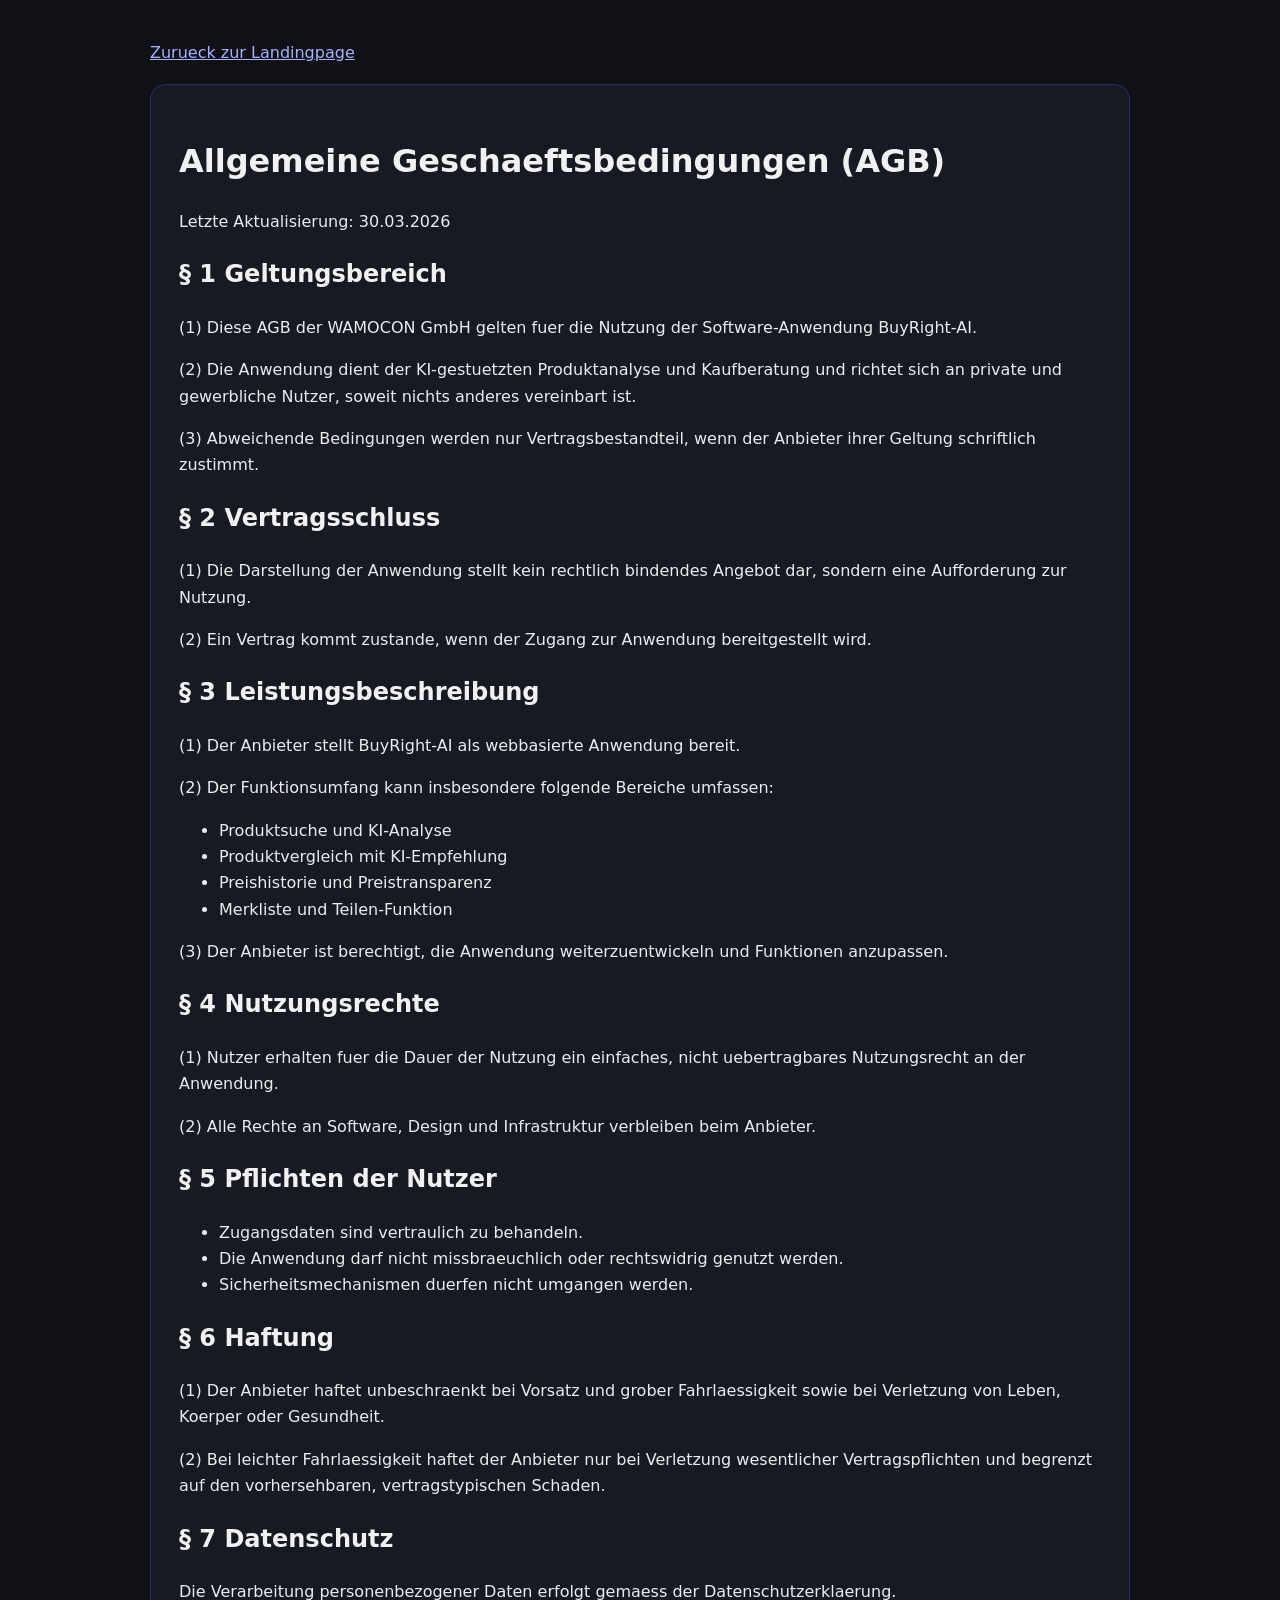
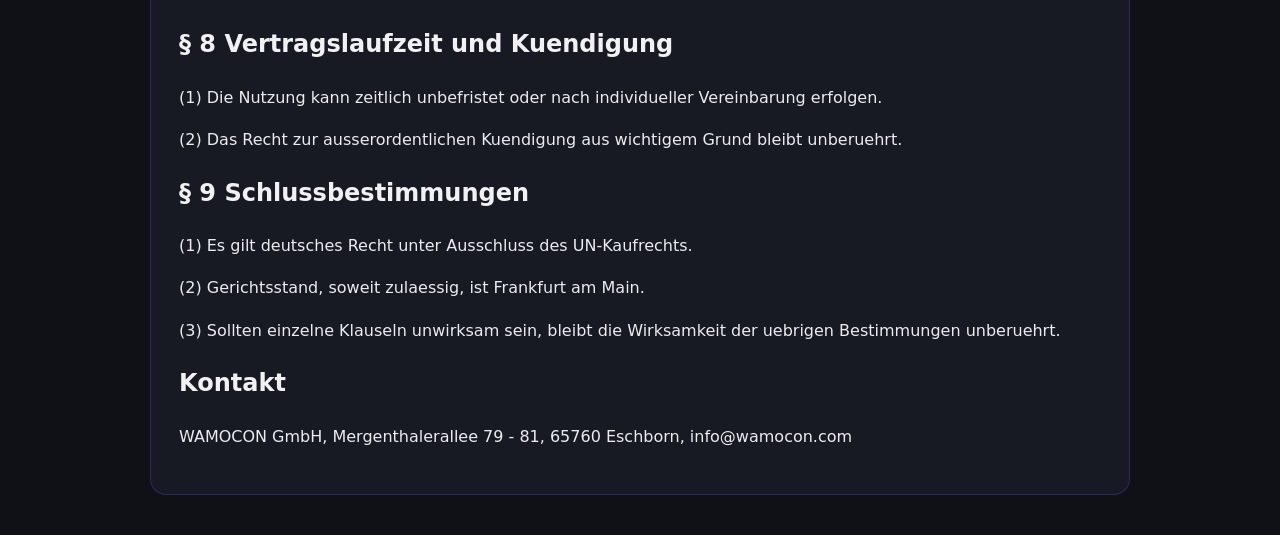
<file: agb.html>
<!DOCTYPE html>
<html lang="de">
<head>
  <meta charset="UTF-8">
  <meta name="viewport" content="width=device-width, initial-scale=1.0">
  <title>AGB | BuyRight-AI</title>
  <style>
    body{font-family:Inter,system-ui,sans-serif;background:#0f1117;color:#ececf0;margin:0;line-height:1.65}
    .wrap{max-width:980px;margin:0 auto;padding:40px 20px}
    .card{background:#171a22;border:1px solid rgba(79,70,229,.35);border-radius:16px;padding:28px}
    h1,h2{color:#f1f1f4}
    a{color:#a5b4fc}
    .top{margin-bottom:18px}
  </style>
</head>
<body>
  <div class="wrap">
    <div class="top"><a href="index.html">Zurueck zur Landingpage</a></div>
    <div class="card">
      <h1>Allgemeine Geschaeftsbedingungen (AGB)</h1>
      <p>Letzte Aktualisierung: 30.03.2026</p>

      <h2>§ 1 Geltungsbereich</h2>
      <p>(1) Diese AGB der WAMOCON GmbH gelten fuer die Nutzung der Software-Anwendung BuyRight-AI.</p>
      <p>(2) Die Anwendung dient der KI-gestuetzten Produktanalyse und Kaufberatung und richtet sich an private und gewerbliche Nutzer, soweit nichts anderes vereinbart ist.</p>
      <p>(3) Abweichende Bedingungen werden nur Vertragsbestandteil, wenn der Anbieter ihrer Geltung schriftlich zustimmt.</p>

      <h2>§ 2 Vertragsschluss</h2>
      <p>(1) Die Darstellung der Anwendung stellt kein rechtlich bindendes Angebot dar, sondern eine Aufforderung zur Nutzung.</p>
      <p>(2) Ein Vertrag kommt zustande, wenn der Zugang zur Anwendung bereitgestellt wird.</p>

      <h2>§ 3 Leistungsbeschreibung</h2>
      <p>(1) Der Anbieter stellt BuyRight-AI als webbasierte Anwendung bereit.</p>
      <p>(2) Der Funktionsumfang kann insbesondere folgende Bereiche umfassen:</p>
      <ul>
        <li>Produktsuche und KI-Analyse</li>
        <li>Produktvergleich mit KI-Empfehlung</li>
        <li>Preishistorie und Preistransparenz</li>
        <li>Merkliste und Teilen-Funktion</li>
      </ul>
      <p>(3) Der Anbieter ist berechtigt, die Anwendung weiterzuentwickeln und Funktionen anzupassen.</p>

      <h2>§ 4 Nutzungsrechte</h2>
      <p>(1) Nutzer erhalten fuer die Dauer der Nutzung ein einfaches, nicht uebertragbares Nutzungsrecht an der Anwendung.</p>
      <p>(2) Alle Rechte an Software, Design und Infrastruktur verbleiben beim Anbieter.</p>

      <h2>§ 5 Pflichten der Nutzer</h2>
      <ul>
        <li>Zugangsdaten sind vertraulich zu behandeln.</li>
        <li>Die Anwendung darf nicht missbraeuchlich oder rechtswidrig genutzt werden.</li>
        <li>Sicherheitsmechanismen duerfen nicht umgangen werden.</li>
      </ul>

      <h2>§ 6 Haftung</h2>
      <p>(1) Der Anbieter haftet unbeschraenkt bei Vorsatz und grober Fahrlaessigkeit sowie bei Verletzung von Leben, Koerper oder Gesundheit.</p>
      <p>(2) Bei leichter Fahrlaessigkeit haftet der Anbieter nur bei Verletzung wesentlicher Vertragspflichten und begrenzt auf den vorhersehbaren, vertragstypischen Schaden.</p>

      <h2>§ 7 Datenschutz</h2>
      <p>Die Verarbeitung personenbezogener Daten erfolgt gemaess der Datenschutzerklaerung.</p>

      <h2>§ 8 Vertragslaufzeit und Kuendigung</h2>
      <p>(1) Die Nutzung kann zeitlich unbefristet oder nach individueller Vereinbarung erfolgen.</p>
      <p>(2) Das Recht zur ausserordentlichen Kuendigung aus wichtigem Grund bleibt unberuehrt.</p>

      <h2>§ 9 Schlussbestimmungen</h2>
      <p>(1) Es gilt deutsches Recht unter Ausschluss des UN-Kaufrechts.</p>
      <p>(2) Gerichtsstand, soweit zulaessig, ist Frankfurt am Main.</p>
      <p>(3) Sollten einzelne Klauseln unwirksam sein, bleibt die Wirksamkeit der uebrigen Bestimmungen unberuehrt.</p>

      <h2>Kontakt</h2>
      <p>WAMOCON GmbH, Mergenthalerallee 79 - 81, 65760 Eschborn, info@wamocon.com</p>
    </div>
  </div>
</body>
</html>
</file>
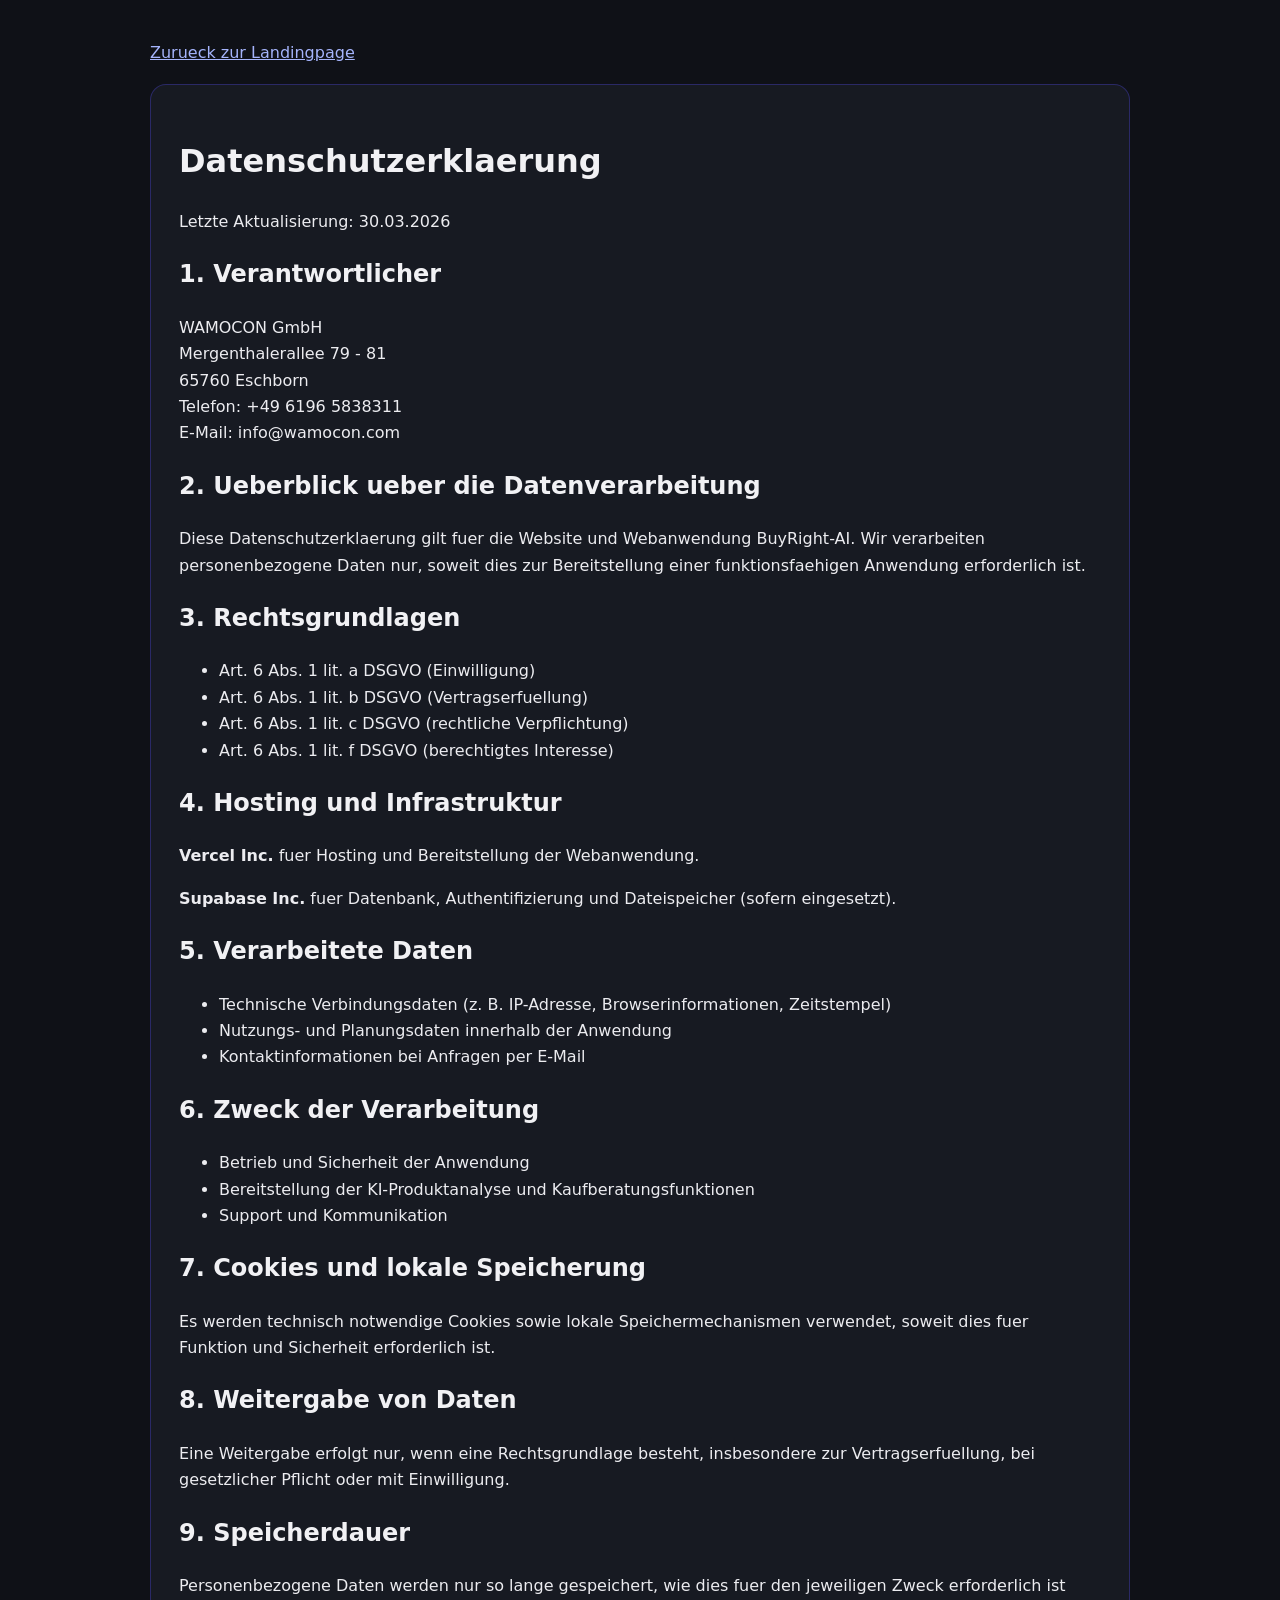
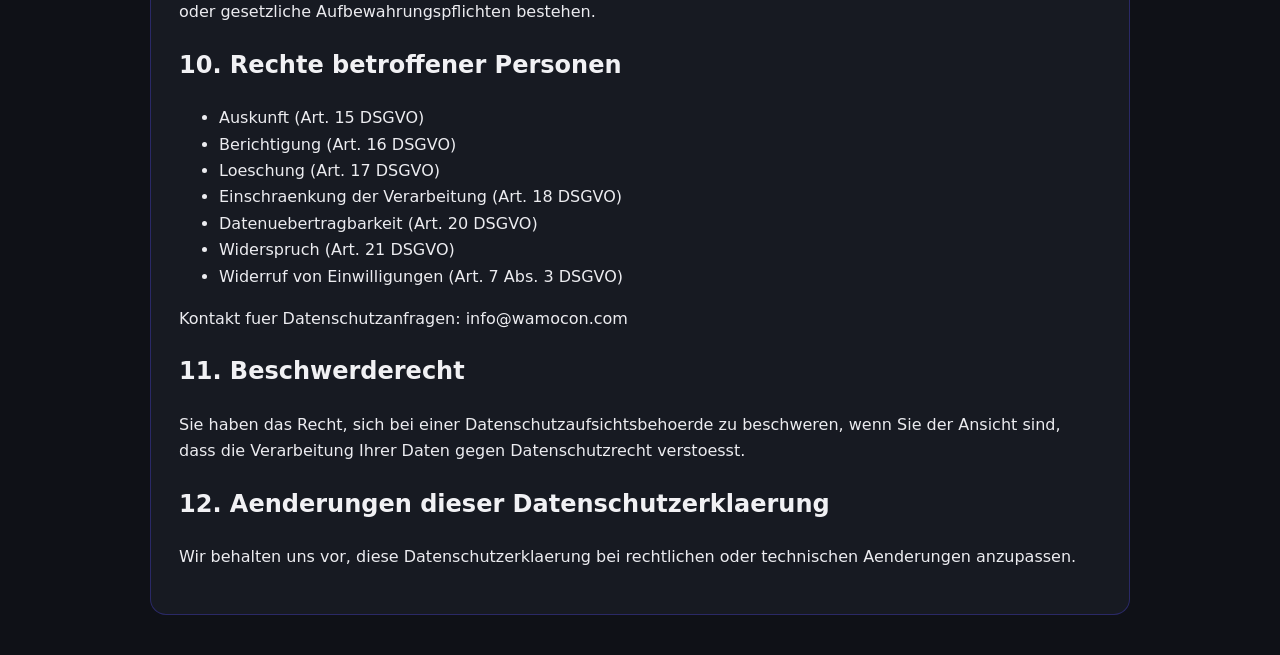
<file: datenschutz.html>
<!DOCTYPE html>
<html lang="de">
<head>
  <meta charset="UTF-8">
  <meta name="viewport" content="width=device-width, initial-scale=1.0">
  <title>Datenschutz | BuyRight-AI</title>
  <style>
    body{font-family:Inter,system-ui,sans-serif;background:#0f1117;color:#ececf0;margin:0;line-height:1.65}
    .wrap{max-width:980px;margin:0 auto;padding:40px 20px}
    .card{background:#171a22;border:1px solid rgba(79,70,229,.35);border-radius:16px;padding:28px}
    h1,h2{color:#f1f1f4}
    a{color:#a5b4fc}
    .top{margin-bottom:18px}
  </style>
</head>
<body>
  <div class="wrap">
    <div class="top"><a href="index.html">Zurueck zur Landingpage</a></div>
    <div class="card">
      <h1>Datenschutzerklaerung</h1>
      <p>Letzte Aktualisierung: 30.03.2026</p>

      <h2>1. Verantwortlicher</h2>
      <p>
        WAMOCON GmbH<br>
        Mergenthalerallee 79 - 81<br>
        65760 Eschborn<br>
        Telefon: +49 6196 5838311<br>
        E-Mail: info@wamocon.com
      </p>

      <h2>2. Ueberblick ueber die Datenverarbeitung</h2>
      <p>Diese Datenschutzerklaerung gilt fuer die Website und Webanwendung BuyRight-AI. Wir verarbeiten personenbezogene Daten nur, soweit dies zur Bereitstellung einer funktionsfaehigen Anwendung erforderlich ist.</p>

      <h2>3. Rechtsgrundlagen</h2>
      <ul>
        <li>Art. 6 Abs. 1 lit. a DSGVO (Einwilligung)</li>
        <li>Art. 6 Abs. 1 lit. b DSGVO (Vertragserfuellung)</li>
        <li>Art. 6 Abs. 1 lit. c DSGVO (rechtliche Verpflichtung)</li>
        <li>Art. 6 Abs. 1 lit. f DSGVO (berechtigtes Interesse)</li>
      </ul>

      <h2>4. Hosting und Infrastruktur</h2>
      <p><strong>Vercel Inc.</strong> fuer Hosting und Bereitstellung der Webanwendung.</p>
      <p><strong>Supabase Inc.</strong> fuer Datenbank, Authentifizierung und Dateispeicher (sofern eingesetzt).</p>

      <h2>5. Verarbeitete Daten</h2>
      <ul>
        <li>Technische Verbindungsdaten (z. B. IP-Adresse, Browserinformationen, Zeitstempel)</li>
        <li>Nutzungs- und Planungsdaten innerhalb der Anwendung</li>
        <li>Kontaktinformationen bei Anfragen per E-Mail</li>
      </ul>

      <h2>6. Zweck der Verarbeitung</h2>
      <ul>
        <li>Betrieb und Sicherheit der Anwendung</li>
        <li>Bereitstellung der KI-Produktanalyse und Kaufberatungsfunktionen</li>
        <li>Support und Kommunikation</li>
      </ul>

      <h2>7. Cookies und lokale Speicherung</h2>
      <p>Es werden technisch notwendige Cookies sowie lokale Speichermechanismen verwendet, soweit dies fuer Funktion und Sicherheit erforderlich ist.</p>

      <h2>8. Weitergabe von Daten</h2>
      <p>Eine Weitergabe erfolgt nur, wenn eine Rechtsgrundlage besteht, insbesondere zur Vertragserfuellung, bei gesetzlicher Pflicht oder mit Einwilligung.</p>

      <h2>9. Speicherdauer</h2>
      <p>Personenbezogene Daten werden nur so lange gespeichert, wie dies fuer den jeweiligen Zweck erforderlich ist oder gesetzliche Aufbewahrungspflichten bestehen.</p>

      <h2>10. Rechte betroffener Personen</h2>
      <ul>
        <li>Auskunft (Art. 15 DSGVO)</li>
        <li>Berichtigung (Art. 16 DSGVO)</li>
        <li>Loeschung (Art. 17 DSGVO)</li>
        <li>Einschraenkung der Verarbeitung (Art. 18 DSGVO)</li>
        <li>Datenuebertragbarkeit (Art. 20 DSGVO)</li>
        <li>Widerspruch (Art. 21 DSGVO)</li>
        <li>Widerruf von Einwilligungen (Art. 7 Abs. 3 DSGVO)</li>
      </ul>
      <p>Kontakt fuer Datenschutzanfragen: info@wamocon.com</p>

      <h2>11. Beschwerderecht</h2>
      <p>Sie haben das Recht, sich bei einer Datenschutzaufsichtsbehoerde zu beschweren, wenn Sie der Ansicht sind, dass die Verarbeitung Ihrer Daten gegen Datenschutzrecht verstoesst.</p>

      <h2>12. Aenderungen dieser Datenschutzerklaerung</h2>
      <p>Wir behalten uns vor, diese Datenschutzerklaerung bei rechtlichen oder technischen Aenderungen anzupassen.</p>
    </div>
  </div>
</body>
</html>
</file>
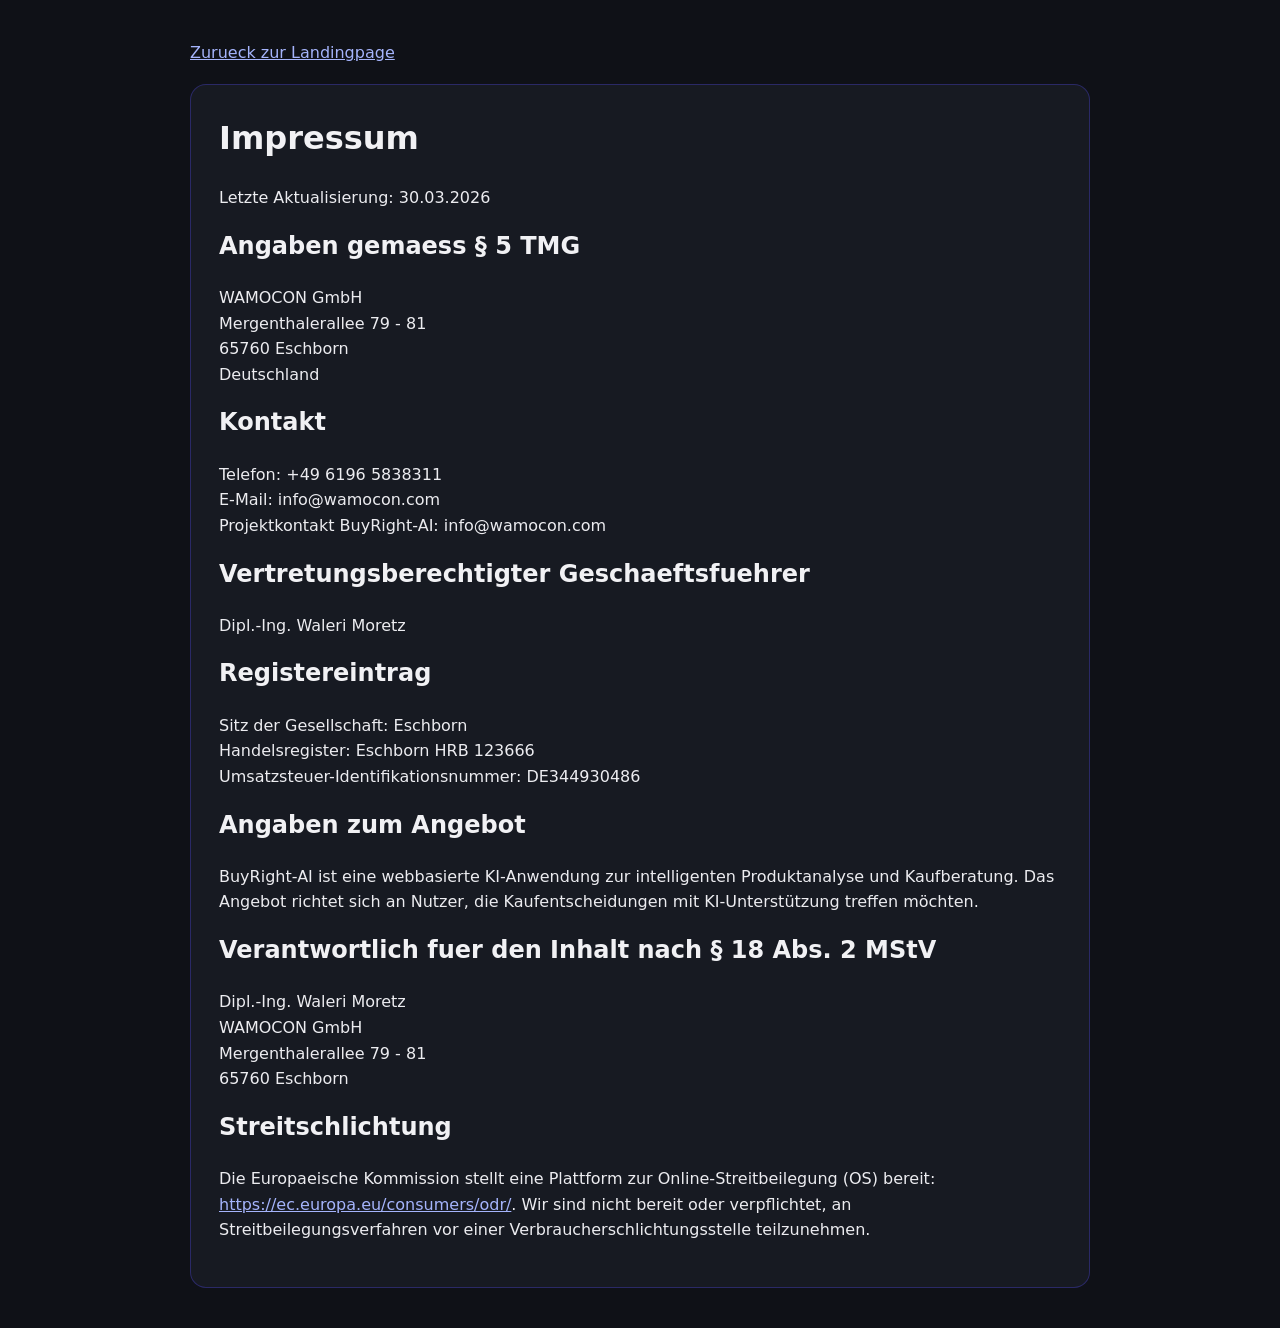
<file: impressum.html>
<!DOCTYPE html>
<html lang="de">
<head>
  <meta charset="UTF-8">
  <meta name="viewport" content="width=device-width, initial-scale=1.0">
  <title>Impressum | BuyRight-AI</title>
  <style>
    body{font-family:Inter,system-ui,sans-serif;background:#0f1117;color:#ececf0;margin:0;line-height:1.6}
    .wrap{max-width:900px;margin:0 auto;padding:40px 20px}
    .card{background:#171a22;border:1px solid rgba(79,70,229,.35);border-radius:16px;padding:28px}
    h1,h2{margin-top:0;color:#f1f1f4}
    a{color:#a5b4fc}
    .top{margin-bottom:18px}
  </style>
</head>
<body>
  <div class="wrap">
    <div class="top"><a href="index.html">Zurueck zur Landingpage</a></div>
    <div class="card">
      <h1>Impressum</h1>
      <p>Letzte Aktualisierung: 30.03.2026</p>

      <h2>Angaben gemaess § 5 TMG</h2>
      <p>
        WAMOCON GmbH<br>
        Mergenthalerallee 79 - 81<br>
        65760 Eschborn<br>
        Deutschland
      </p>

      <h2>Kontakt</h2>
      <p>
        Telefon: +49 6196 5838311<br>
        E-Mail: info@wamocon.com<br>
        Projektkontakt BuyRight-AI: info@wamocon.com
      </p>

      <h2>Vertretungsberechtigter Geschaeftsfuehrer</h2>
      <p>Dipl.-Ing. Waleri Moretz</p>

      <h2>Registereintrag</h2>
      <p>
        Sitz der Gesellschaft: Eschborn<br>
        Handelsregister: Eschborn HRB 123666<br>
        Umsatzsteuer-Identifikationsnummer: DE344930486
      </p>

      <h2>Angaben zum Angebot</h2>
      <p>
        BuyRight-AI ist eine webbasierte KI-Anwendung zur intelligenten Produktanalyse und Kaufberatung. Das Angebot richtet sich an Nutzer, die Kaufentscheidungen mit KI-Unterstützung treffen möchten.
      </p>

      <h2>Verantwortlich fuer den Inhalt nach § 18 Abs. 2 MStV</h2>
      <p>
        Dipl.-Ing. Waleri Moretz<br>
        WAMOCON GmbH<br>
        Mergenthalerallee 79 - 81<br>
        65760 Eschborn
      </p>

      <h2>Streitschlichtung</h2>
      <p>
        Die Europaeische Kommission stellt eine Plattform zur Online-Streitbeilegung (OS) bereit:
        <a href="https://ec.europa.eu/consumers/odr/" target="_blank" rel="noopener noreferrer">https://ec.europa.eu/consumers/odr/</a>.
        Wir sind nicht bereit oder verpflichtet, an Streitbeilegungsverfahren vor einer Verbraucherschlichtungsstelle teilzunehmen.
      </p>
    </div>
  </div>
</body>
</html>
</file>
